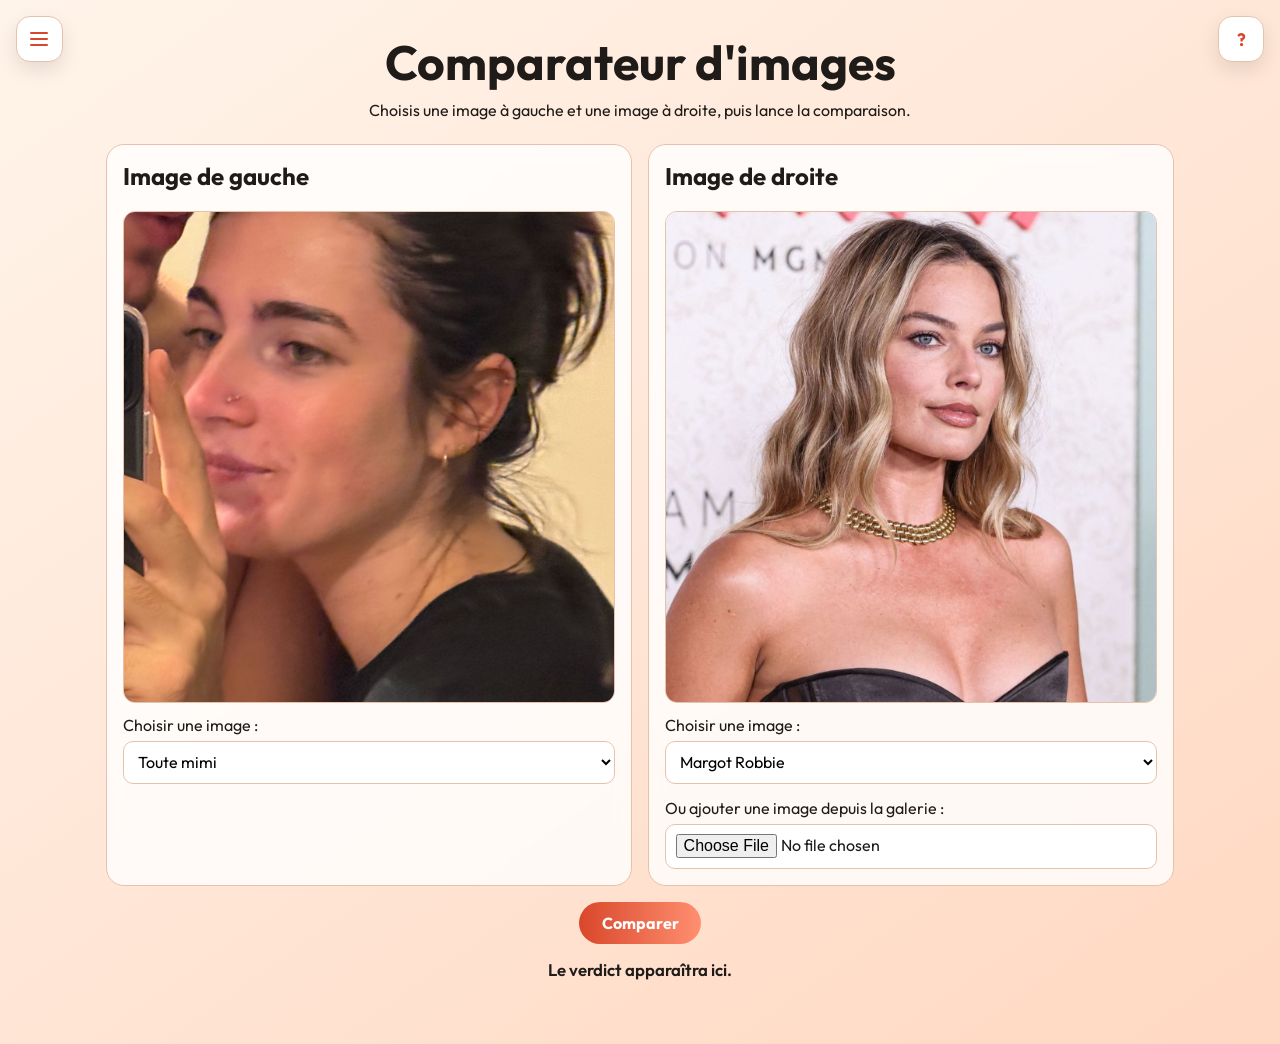
<file: index.html>
<!doctype html>
<html lang="fr">
<head>
  <meta charset="UTF-8" />
  <meta name="viewport" content="width=device-width, initial-scale=1.0" />
  <title>Comparateur</title>
  <link rel="preconnect" href="https://fonts.googleapis.com" />
  <link rel="preconnect" href="https://fonts.gstatic.com" crossorigin />
  <link href="https://fonts.googleapis.com/css2?family=Outfit:wght@400;600;700&display=swap" rel="stylesheet" />
  <link rel="stylesheet" href="style.css" />
</head>
<body>
  <main class="app">
    <header class="hero">
      <h1>Comparateur d'images</h1>
      <p>Choisis une image à gauche et une image à droite, puis lance la comparaison.</p>
    </header>

    <section class="compare-grid">
      <article class="panel">
        <h2>Image de gauche</h2>
        <div class="preview-wrap">
          <img id="leftPreview" alt="Prévisualisation gauche" />
        </div>
        <label for="leftSelect">Choisir une image :</label>
        <select id="leftSelect" aria-label="Choix image gauche"></select>
      </article>

      <article class="panel">
        <h2>Image de droite</h2>
        <div class="preview-wrap">
          <img id="rightPreview" alt="Prévisualisation droite" />
        </div>
        <label for="rightSelect">Choisir une image :</label>
        <select id="rightSelect" aria-label="Choix image droite"></select>

        <label for="rightUpload" class="upload-label">Ou ajouter une image depuis la galerie :</label>
        <input id="rightUpload" type="file" accept="image/*" />
      </article>
    </section>

    <section class="actions">
      <button id="compareBtn" type="button">Comparer</button>
      <p id="result" aria-live="polite">Le verdict apparaîtra ici.</p>
    </section>
  </main>

  <script src="menu.js"></script>
  <script src="script.js"></script>
</body>
</html>
</file>
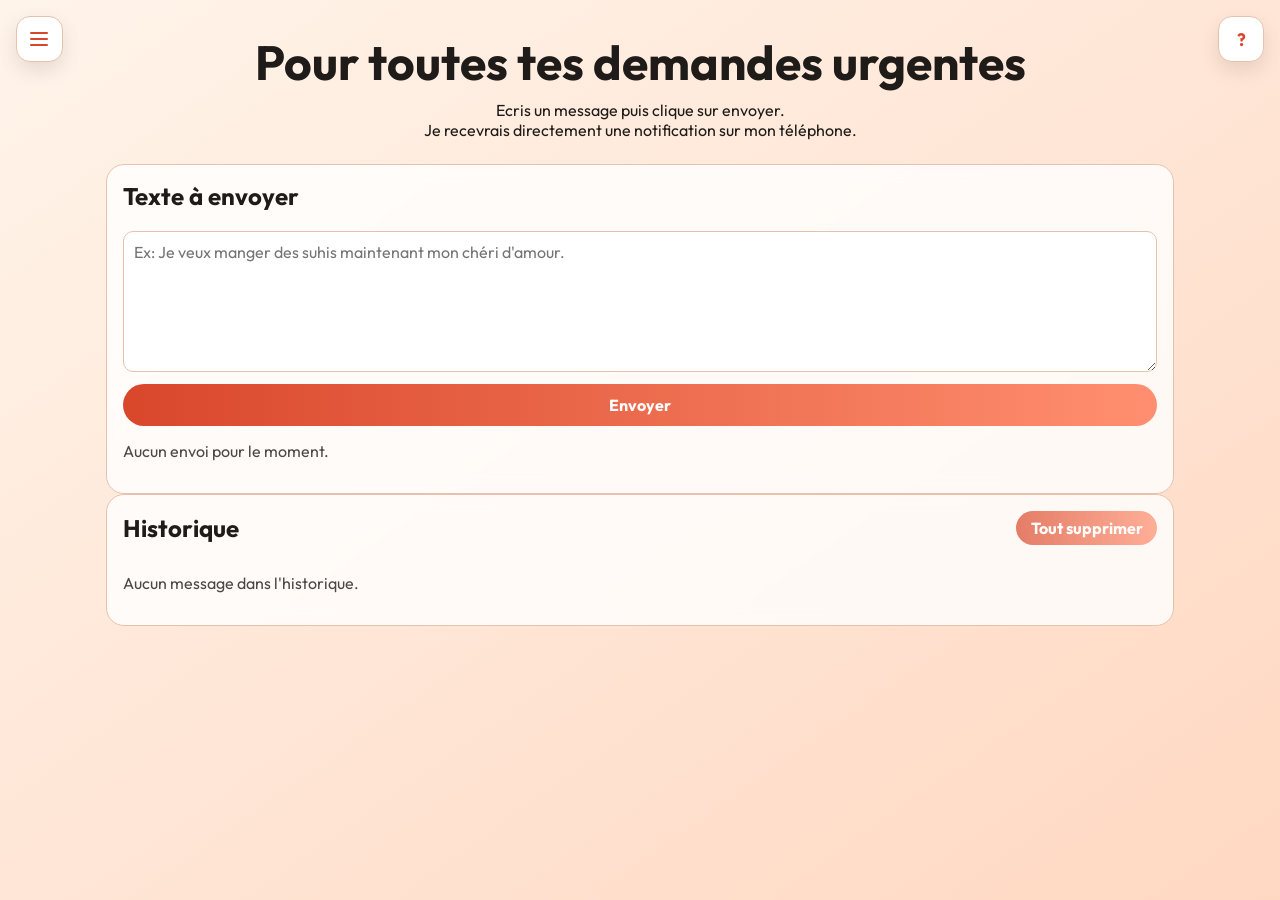
<file: notifications.html>
<!doctype html>
<html lang="fr">
<head>
  <meta charset="UTF-8" />
  <meta name="viewport" content="width=device-width, initial-scale=1.0" />
  <title>Demandes urgentes</title>
  <link rel="preconnect" href="https://fonts.googleapis.com" />
  <link rel="preconnect" href="https://fonts.gstatic.com" crossorigin />
  <link href="https://fonts.googleapis.com/css2?family=Outfit:wght@400;600;700&display=swap" rel="stylesheet" />
  <link rel="stylesheet" href="style.css" />
</head>
<body>
  <main class="app">
    <header class="hero">
      <h1>Pour toutes tes demandes urgentes</h1>
      <p>Ecris un message puis clique sur envoyer.</br> Je recevrais directement une notification sur mon téléphone.</p>
    </header>

    <section class="panel">
      <h2>Texte à envoyer</h2>
      <form id="notifyForm" class="word-form">
        <textarea
          id="messageInput"
          rows="6"
          maxlength="500"
          placeholder="Ex: Je veux manger des suhis maintenant mon chéri d'amour."
          required
        ></textarea>
        <button id="sendBtn" type="submit">Envoyer</button>
      </form>
      <p id="notifyResult" class="empty-state" aria-live="polite">Aucun envoi pour le moment.</p>
    </section>

    <section class="panel">
      <div class="history-header">
        <h2>Historique</h2>
        <button id="clearHistoryBtn" type="button" class="history-clear-btn">Tout supprimer</button>
      </div>
      <ul id="historyList" class="notify-history" aria-live="polite"></ul>
      <p id="historyEmpty" class="empty-state">Aucun message dans l'historique.</p>
    </section>
  </main>

  <script src="menu.js"></script>
  <script src="notify.js"></script>
</body>
</html>
</file>
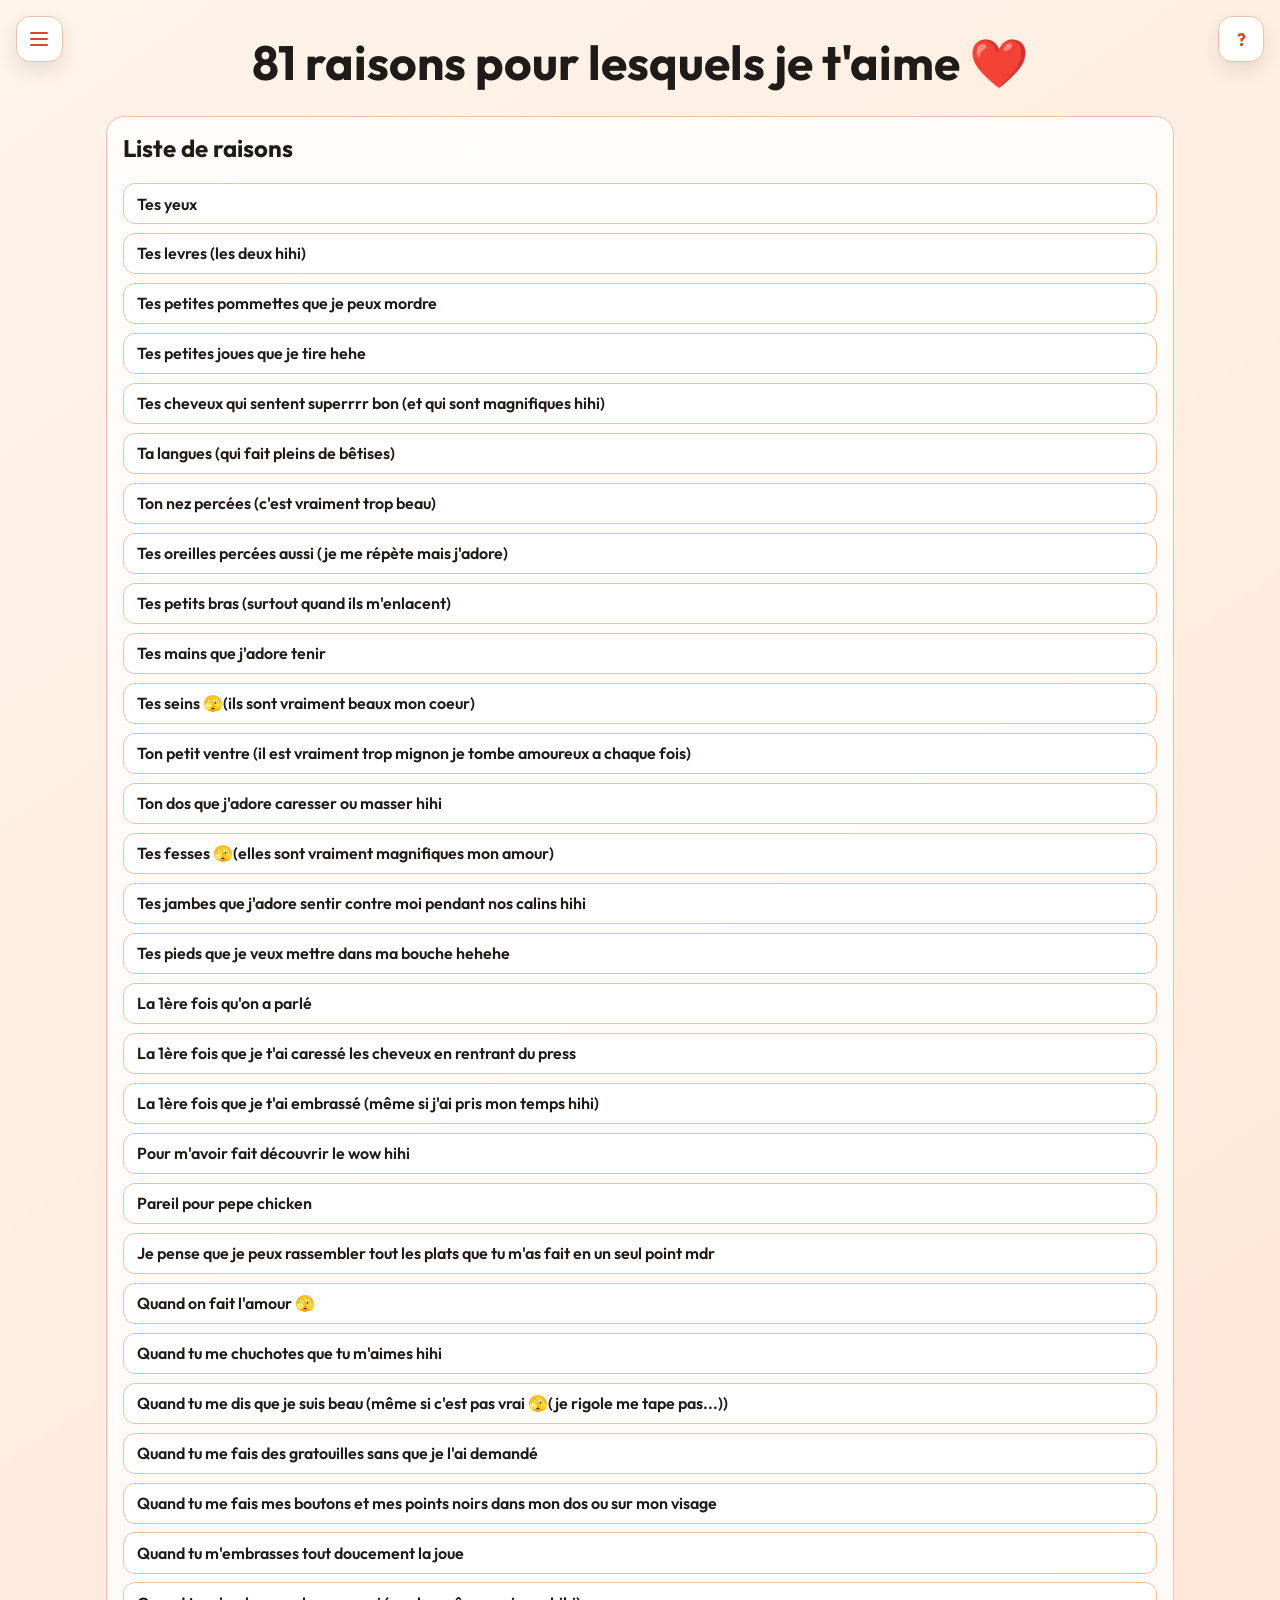
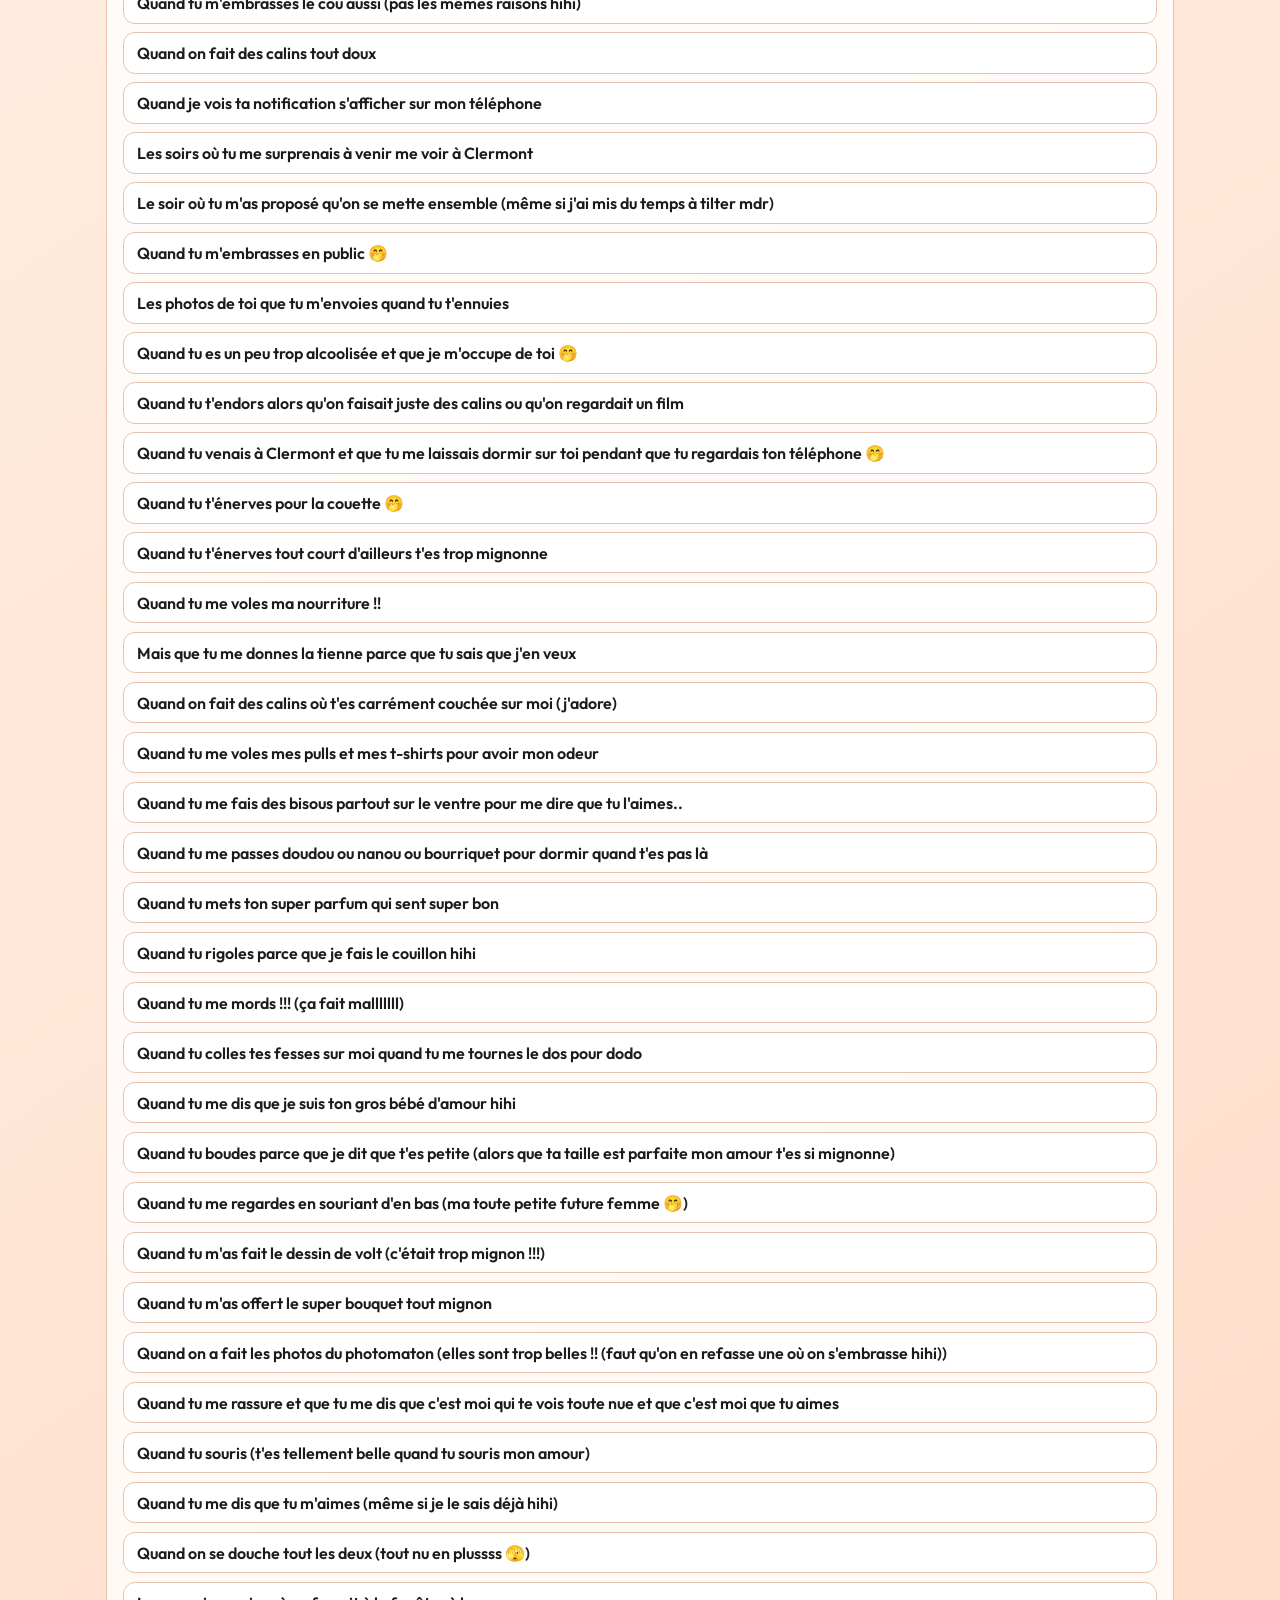
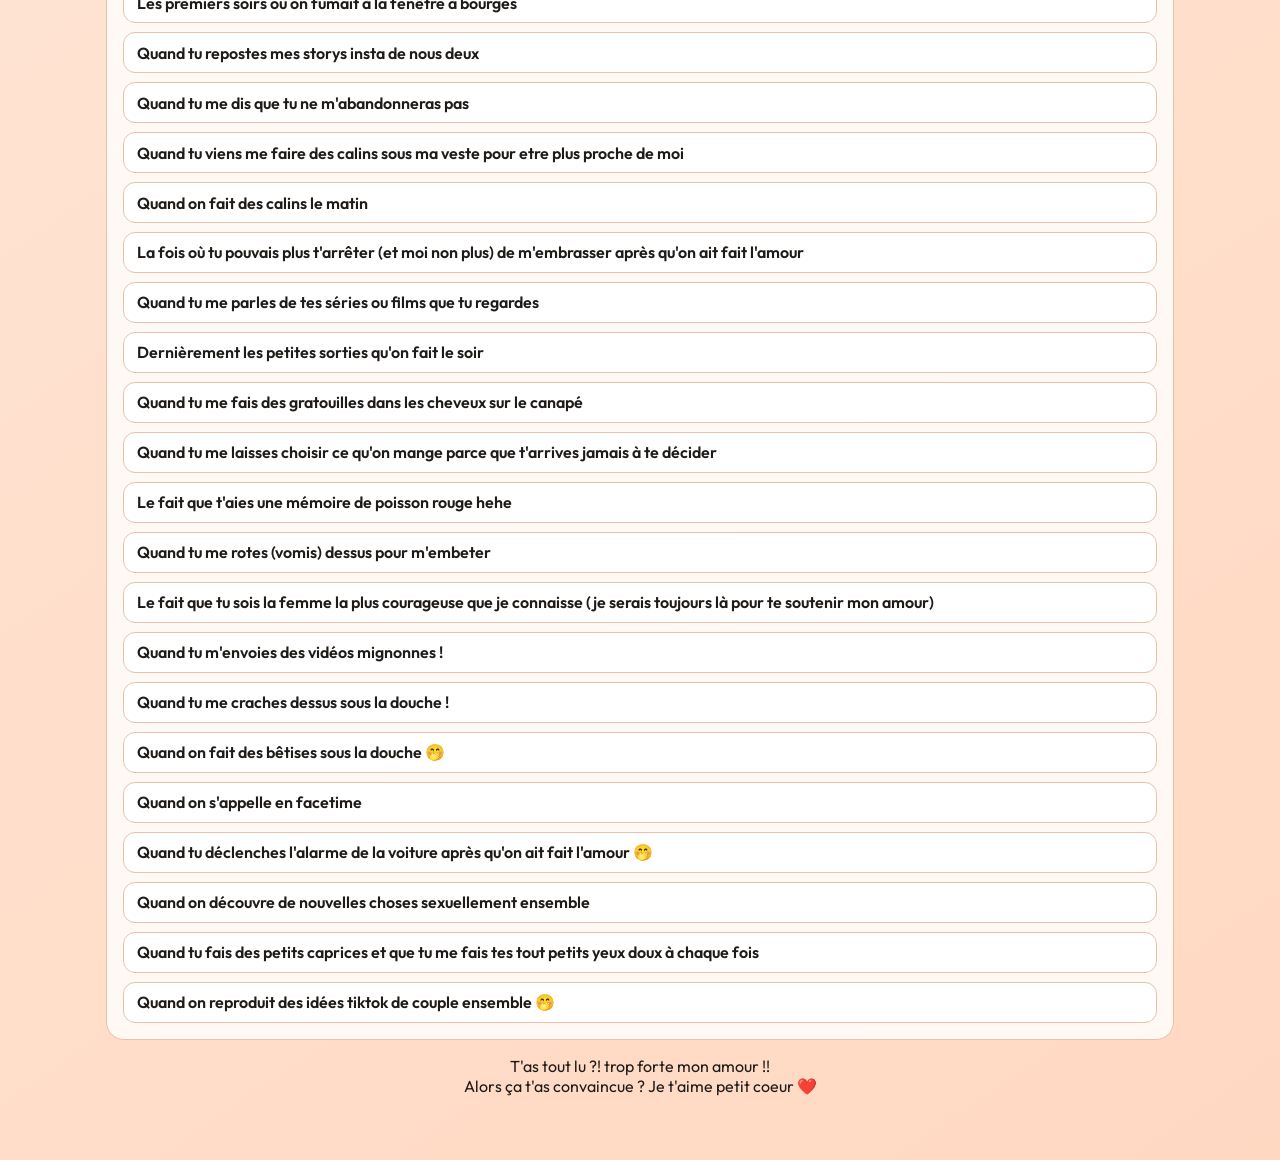
<file: page-secondaire.html>
<!doctype html>
<html lang="fr">
<head>
  <meta charset="UTF-8" />
  <meta name="viewport" content="width=device-width, initial-scale=1.0" />
  <title>Liste des raisons</title>
  <link rel="preconnect" href="https://fonts.googleapis.com" />
  <link rel="preconnect" href="https://fonts.gstatic.com" crossorigin />
  <link href="https://fonts.googleapis.com/css2?family=Outfit:wght@400;600;700&display=swap" rel="stylesheet" />
  <link rel="stylesheet" href="style.css" />
</head>
<body>
  <main class="app">
    <header class="hero">
      <h1 id="pageTitle">0 raison</h1>
    </header>

    <section class="panel">
      <h2>Liste de raisons</h2>
      <ul id="wordList" class="word-list" aria-live="polite"></ul>
      <p id="emptyState" class="empty-state">Aucune raison configure.</p>
    </section>

    <section class="actions">
      <p>T'as tout lu ?! trop forte mon amour !!<br>Alors ça t'as convaincue ? Je t'aime petit coeur ❤️</p>
    </section>
  </main>

  <script src="menu.js"></script>
  <script>
    // Ajoute/supprime tes mots ici directement dans le code.
    const WORDS = [
      "Tes yeux",
      "Tes levres (les deux hihi)",
      "Tes petites pommettes que je peux mordre",
      "Tes petites joues que je tire hehe",
      "Tes cheveux qui sentent superrrr bon (et qui sont magnifiques hihi)",
      "Ta langues (qui fait pleins de bêtises)",
      "Ton nez percées (c'est vraiment trop beau)",
      "Tes oreilles percées aussi (je me répète mais j'adore)",
      "Tes petits bras (surtout quand ils m'enlacent)",
      "Tes mains que j'adore tenir",
      "Tes seins 🫣(ils sont vraiment beaux mon coeur)",
      "Ton petit ventre (il est vraiment trop mignon je tombe amoureux a chaque fois)",
      "Ton dos que j'adore caresser ou masser hihi",
      "Tes fesses 🫣(elles sont vraiment magnifiques mon amour)",
      "Tes jambes que j'adore sentir contre moi pendant nos calins hihi",
      "Tes pieds que je veux mettre dans ma bouche hehehe",
      "La 1ère fois qu'on a parlé",
      "La 1ère fois que je t'ai caressé les cheveux en rentrant du press",
      "La 1ère fois que je t'ai embrassé (même si j'ai pris mon temps hihi)",
      "Pour m'avoir fait découvrir le wow hihi",
      "Pareil pour pepe chicken",
      "Je pense que je peux rassembler tout les plats que tu m'as fait en un seul point mdr",
      "Quand on fait l'amour 🫣",
      "Quand tu me chuchotes que tu m'aimes hihi",
      "Quand tu me dis que je suis beau (même si c'est pas vrai 🫣(je rigole me tape pas...))",
      "Quand tu me fais des gratouilles sans que je l'ai demandé",
      "Quand tu me fais mes boutons et mes points noirs dans mon dos ou sur mon visage",
      "Quand tu m'embrasses tout doucement la joue",
      "Quand tu m'embrasses le cou aussi (pas les mêmes raisons hihi)",
      "Quand on fait des calins tout doux",
      "Quand je vois ta notification s'afficher sur mon téléphone",
      "Les soirs où tu me surprenais à venir me voir à Clermont",
      "Le soir où tu m'as proposé qu'on se mette ensemble (même si j'ai mis du temps à tilter mdr)",
      "Quand tu m'embrasses en public 🤭",
      "Les photos de toi que tu m'envoies quand tu t'ennuies",
      "Quand tu es un peu trop alcoolisée et que je m'occupe de toi 🤭",
      "Quand tu t'endors alors qu'on faisait juste des calins ou qu'on regardait un film",
      "Quand tu venais à Clermont et que tu me laissais dormir sur toi pendant que tu regardais ton téléphone 🤭",
      "Quand tu t'énerves pour la couette 🤭",
      "Quand tu t'énerves tout court d'ailleurs t'es trop mignonne",
      "Quand tu me voles ma nourriture !!",
      "Mais que tu me donnes la tienne parce que tu sais que j'en veux",
      "Quand on fait des calins où t'es carrément couchée sur moi (j'adore)",
      "Quand tu me voles mes pulls et mes t-shirts pour avoir mon odeur",
      "Quand tu me fais des bisous partout sur le ventre pour me dire que tu l'aimes..",
      "Quand tu me passes doudou ou nanou ou bourriquet pour dormir quand t'es pas là",
      "Quand tu mets ton super parfum qui sent super bon",
      "Quand tu rigoles parce que je fais le couillon hihi",
      "Quand tu me mords !!! (ça fait malllllll)",
      "Quand tu colles tes fesses sur moi quand tu me tournes le dos pour dodo",
      "Quand tu me dis que je suis ton gros bébé d'amour hihi",
      "Quand tu boudes parce que je dit que t'es petite (alors que ta taille est parfaite mon amour t'es si mignonne)",
      "Quand tu me regardes en souriant d'en bas (ma toute petite future femme 🤭)",
      "Quand tu m'as fait le dessin de volt (c'était trop mignon !!!)",
      "Quand tu m'as offert le super bouquet tout mignon",
      "Quand on a fait les photos du photomaton (elles sont trop belles !! (faut qu'on en refasse une où on s'embrasse hihi))",
      "Quand tu me rassure et que tu me dis que c'est moi qui te vois toute nue et que c'est moi que tu aimes",
      "Quand tu souris (t'es tellement belle quand tu souris mon amour)",
      "Quand tu me dis que tu m'aimes (même si je le sais déjà hihi)",
      "Quand on se douche tout les deux (tout nu en plussss 🫣)",
      "Les premiers soirs où on fumait à la fenêtre à bourges",
      "Quand tu repostes mes storys insta de nous deux",
      "Quand tu me dis que tu ne m'abandonneras pas",
      "Quand tu viens me faire des calins sous ma veste pour etre plus proche de moi",
      "Quand on fait des calins le matin",
      "La fois où tu pouvais plus t'arrêter (et moi non plus) de m'embrasser après qu'on ait fait l'amour",
      "Quand tu me parles de tes séries ou films que tu regardes",
      "Dernièrement les petites sorties qu'on fait le soir",
      "Quand tu me fais des gratouilles dans les cheveux sur le canapé",
      "Quand tu me laisses choisir ce qu'on mange parce que t'arrives jamais à te décider",
      "Le fait que t'aies une mémoire de poisson rouge hehe",
      "Quand tu me rotes (vomis) dessus pour m'embeter",
      "Le fait que tu sois la femme la plus courageuse que je connaisse (je serais toujours là pour te soutenir mon amour)",
      "Quand tu m'envoies des vidéos mignonnes !",
      "Quand tu me craches dessus sous la douche !",
      "Quand on fait des bêtises sous la douche 🤭",
      "Quand on s'appelle en facetime",
      "Quand tu déclenches l'alarme de la voiture après qu'on ait fait l'amour 🤭",
      "Quand on découvre de nouvelles choses sexuellement ensemble",
      "Quand tu fais des petits caprices et que tu me fais tes tout petits yeux doux à chaque fois",
      "Quand on reproduit des idées tiktok de couple ensemble 🤭"
    ];

    const pageTitle = document.getElementById("pageTitle");
    const wordList = document.getElementById("wordList");
    const emptyState = document.getElementById("emptyState");

    function renderWords() {
      wordList.innerHTML = "";

      WORDS.forEach((word) => {
        const li = document.createElement("li");
        li.className = "word-item";

        const text = document.createElement("span");
        text.className = "word-text";
        text.textContent = word;

        li.appendChild(text);
        wordList.appendChild(li);
      });

      const count = WORDS.length;
      const label = `${count} raison${count > 1 ? "s" : ""} pour ${count > 1 ? "lesquels" : "laquelle"} je t'aime ❤️`;
      pageTitle.textContent = label;
      emptyState.hidden = count > 0;
    }

    renderWords();
  </script>
</body>
</html>
</file>
<file: style.css>
:root {
  --bg-1: #fff4ea;
  --bg-2: #ffd8c2;
  --card: #ffffffcc;
  --text: #1e1b18;
  --accent: #d9472b;
  --accent-2: #ff8f70;
  --line: #e6c2ad;
}

* {
  box-sizing: border-box;
}

body {
  margin: 0;
  font-family: "Outfit", sans-serif;
  color: var(--text);
  background: linear-gradient(145deg, var(--bg-1), var(--bg-2));
  min-height: 100vh;
}

.app {
  max-width: 1100px;
  margin: 0 auto;
  padding: 2rem 1rem 3rem;
}

.hero {
  text-align: center;
  margin-bottom: 1.5rem;
}

.hero h1 {
  margin: 0;
  font-size: clamp(1.8rem, 4vw, 3rem);
}

.hero p {
  margin-top: 0.5rem;
}

.compare-grid {
  display: grid;
  grid-template-columns: repeat(2, minmax(0, 1fr));
  gap: 1rem;
}

.panel {
  background: var(--card);
  border: 1px solid var(--line);
  border-radius: 18px;
  padding: 1rem;
  backdrop-filter: blur(8px);
}

.panel h2 {
  margin-top: 0;
}

.preview-wrap {
  width: 100%;
  aspect-ratio: 1 / 1;
  border-radius: 12px;
  overflow: hidden;
  background: #fff;
  border: 1px solid var(--line);
  margin-bottom: 0.75rem;
}

.preview-wrap img {
  width: 100%;
  height: 100%;
  object-fit: cover;
  display: block;
}

label,
select,
input,
textarea,
button,
.menu-toggle,
.top-left-btn {
  font: inherit;
}

label {
  display: block;
  margin-top: 0.5rem;
  margin-bottom: 0.35rem;
}

select,
textarea,
input[type="file"],
input[type="text"] {
  width: 100%;
  padding: 0.6rem;
  border-radius: 10px;
  border: 1px solid var(--line);
  background: #fff;
}

textarea {
  resize: vertical;
  min-height: 120px;
}

.upload-label {
  margin-top: 0.9rem;
}

.actions {
  margin-top: 1rem;
  text-align: center;
}

button,
.menu-toggle,
.top-left-btn {
  border: 0;
  border-radius: 999px;
  background: linear-gradient(90deg, var(--accent), var(--accent-2));
  color: white;
  padding: 0.7rem 1.4rem;
  font-weight: 700;
  cursor: pointer;
}

button:hover,
.menu-toggle:hover,
.top-left-btn:hover {
  filter: brightness(1.05);
}

#result {
  margin-top: 0.9rem;
  font-size: 1.05rem;
  font-weight: 600;
}

button:disabled {
  opacity: 0.7;
  cursor: wait;
}

.setup {
  margin-top: 1.5rem;
  padding: 1rem;
  border-radius: 12px;
  border: 1px dashed var(--line);
  background: #fff8f3;
}

.top-left-menu {
  position: fixed;
  top: max(1rem, env(safe-area-inset-top));
  left: max(1rem, env(safe-area-inset-left));
  z-index: 1000;
}

.top-right-updates {
  position: fixed;
  top: max(1rem, env(safe-area-inset-top));
  right: max(1rem, env(safe-area-inset-right));
  z-index: 1000;
}

.menu-toggle {
  list-style: none;
  display: grid;
  place-content: center;
  gap: 4px;
  width: 46px;
  height: 46px;
  border-radius: 14px;
  background: #ffffff;
  border: 1px solid var(--line);
  box-shadow: 0 8px 20px #0000001a;
  cursor: pointer;
  touch-action: manipulation;
}

.updates-toggle {
  list-style: none;
  display: inline-grid;
  place-content: center;
  width: 46px;
  height: 46px;
  border-radius: 14px;
  background: #ffffff;
  border: 1px solid var(--line);
  box-shadow: 0 8px 20px #0000001a;
  color: var(--accent);
  font-weight: 700;
  font-size: 1.1rem;
  cursor: pointer;
  touch-action: manipulation;
}

.updates-toggle::-webkit-details-marker {
  display: none;
}

.menu-toggle span {
  width: 18px;
  height: 2px;
  border-radius: 999px;
  background: var(--accent);
  transition: transform 0.2s ease, opacity 0.2s ease, background 0.2s ease;
}

.menu-toggle::-webkit-details-marker {
  display: none;
}

.menu-content {
  position: absolute;
  top: calc(100% + 0.45rem);
  left: 0;
  background: #ffffff;
  border: 1px solid var(--line);
  border-radius: 14px;
  padding: 0.45rem;
  box-shadow: 0 8px 20px #0000001a;
  min-width: 230px;
}

.updates-content {
  position: absolute;
  top: calc(100% + 0.45rem);
  right: 0;
  width: min(360px, calc(100vw - 2rem));
  max-height: min(60vh, 520px);
  overflow: auto;
  background: #ffffff;
  border: 1px solid var(--line);
  border-radius: 14px;
  padding: 0.75rem;
  box-shadow: 0 8px 20px #0000001a;
}

.top-right-updates:not([open]) .updates-content {
  display: none;
}

.top-right-updates[open] .updates-toggle {
  background: linear-gradient(90deg, var(--accent), var(--accent-2));
  color: #fff;
  border-color: #e3bda8;
}

.updates-title {
  margin: 0 0 0.55rem;
  font-size: 1.05rem;
}

.updates-list {
  list-style: none;
  margin: 0;
  padding: 0;
  display: grid;
  gap: 0.5rem;
}

.updates-item {
  background: #fff;
  border: 1px solid var(--line);
  border-radius: 10px;
  padding: 0.55rem 0.65rem;
}

.updates-date {
  display: inline-block;
  font-size: 0.8rem;
  opacity: 0.85;
}

.updates-text {
  margin: 0.25rem 0 0;
  font-size: 0.95rem;
  overflow-wrap: anywhere;
}

.menu-links {
  display: grid;
  gap: 0.4rem;
}

.top-left-menu:not([open]) .menu-content {
  display: none;
}

.top-left-menu[open] .menu-toggle {
  background: linear-gradient(90deg, var(--accent), var(--accent-2));
  border-color: transparent;
}

.top-left-menu[open] .menu-toggle span {
  background: #fff;
}

.top-left-menu[open] .menu-toggle span:nth-child(1) {
  transform: translateY(6px) rotate(45deg);
}

.top-left-menu[open] .menu-toggle span:nth-child(2) {
  opacity: 0;
}

.top-left-menu[open] .menu-toggle span:nth-child(3) {
  transform: translateY(-6px) rotate(-45deg);
}

.top-left-btn {
  display: inline-flex;
  align-items: center;
  justify-content: center;
  text-decoration: none;
  width: 100%;
  white-space: nowrap;
}

.menu-link {
  border-radius: 12px;
  padding: 0.55rem 0.85rem;
  font-weight: 600;
}

.menu-link.is-active {
  background: #fff;
  color: var(--accent);
  box-shadow: inset 0 0 0 2px var(--accent), 0 0 0 1px #ffffff;
  cursor: default;
  filter: none;
}

.menu-link.is-active:hover {
  filter: none;
}

.word-form {
  display: grid;
  gap: 0.75rem;
}

.word-controls {
  display: flex;
  gap: 0.6rem;
  align-items: center;
}

.word-controls input {
  flex: 1;
  min-width: 0;
}

.word-list {
  list-style: none;
  padding: 0;
  margin: 0.9rem 0 0;
  display: grid;
  gap: 0.55rem;
}

.word-item {
  display: flex;
  align-items: center;
  justify-content: space-between;
  gap: 0.6rem;
  background: #fff;
  border: 1px solid var(--line);
  border-radius: 12px;
  padding: 0.6rem 0.8rem;
}

.word-text {
  font-weight: 600;
  overflow-wrap: anywhere;
}

.remove-word {
  padding: 0.45rem 0.8rem;
  flex-shrink: 0;
}

.empty-state {
  margin-top: 0.9rem;
  opacity: 0.8;
}

.status-success {
  color: #156a2f;
  opacity: 1;
  font-weight: 600;
}

.status-error {
  color: #9f1d1d;
  opacity: 1;
  font-weight: 600;
}

.history-header {
  display: flex;
  align-items: center;
  justify-content: space-between;
  gap: 0.75rem;
}

.history-header h2 {
  margin-bottom: 0;
}

.history-clear-btn {
  padding: 0.45rem 0.9rem;
}

.notify-history {
  list-style: none;
  padding: 0;
  margin: 0.85rem 0 0;
  display: grid;
  gap: 0.55rem;
}

.history-item {
  display: flex;
  gap: 0.75rem;
  align-items: center;
  justify-content: space-between;
  background: #fff;
  border: 1px solid var(--line);
  border-radius: 12px;
  padding: 0.65rem 0.75rem;
}

.history-item-main {
  min-width: 0;
}

.history-text {
  margin: 0;
  font-weight: 600;
  overflow-wrap: anywhere;
}

.history-date {
  display: inline-block;
  margin-top: 0.3rem;
  font-size: 0.85rem;
  opacity: 0.8;
}

.history-remove-btn {
  padding: 0.45rem 0.8rem;
  flex-shrink: 0;
}

@media (max-width: 760px) {
  .compare-grid {
    grid-template-columns: 1fr;
  }

  .app {
    padding-top: calc(4.75rem + env(safe-area-inset-top));
  }

  .top-left-menu {
    top: max(0.65rem, env(safe-area-inset-top));
    left: max(0.65rem, env(safe-area-inset-left));
  }

  .top-right-updates {
    top: max(0.65rem, env(safe-area-inset-top));
    right: max(0.65rem, env(safe-area-inset-right));
  }

  .menu-toggle {
    width: 44px;
    height: 44px;
  }

  .updates-toggle {
    width: 44px;
    height: 44px;
  }

  .menu-content {
    max-width: calc(100vw - 1.3rem - env(safe-area-inset-left));
    min-width: 200px;
  }

  .menu-toggle,
  .updates-toggle {
    background: #ffffff;
    border-color: #e3bda8;
    box-shadow: 0 10px 24px #0000001f;
  }

  .menu-content,
  .updates-content {
    background: #ffffff;
    border-color: #e3bda8;
    box-shadow: 0 12px 28px #0000001f;
  }

  .top-left-btn {
    white-space: normal;
  }

  .word-controls {
    flex-direction: column;
    align-items: stretch;
  }

  .word-controls button {
    width: 100%;
  }

  .history-header {
    flex-direction: column;
    align-items: stretch;
  }

  .history-header .history-clear-btn {
    width: 100%;
  }

  .history-item {
    flex-direction: column;
    align-items: stretch;
  }

  .history-remove-btn {
    width: 100%;
  }
}
</file>
